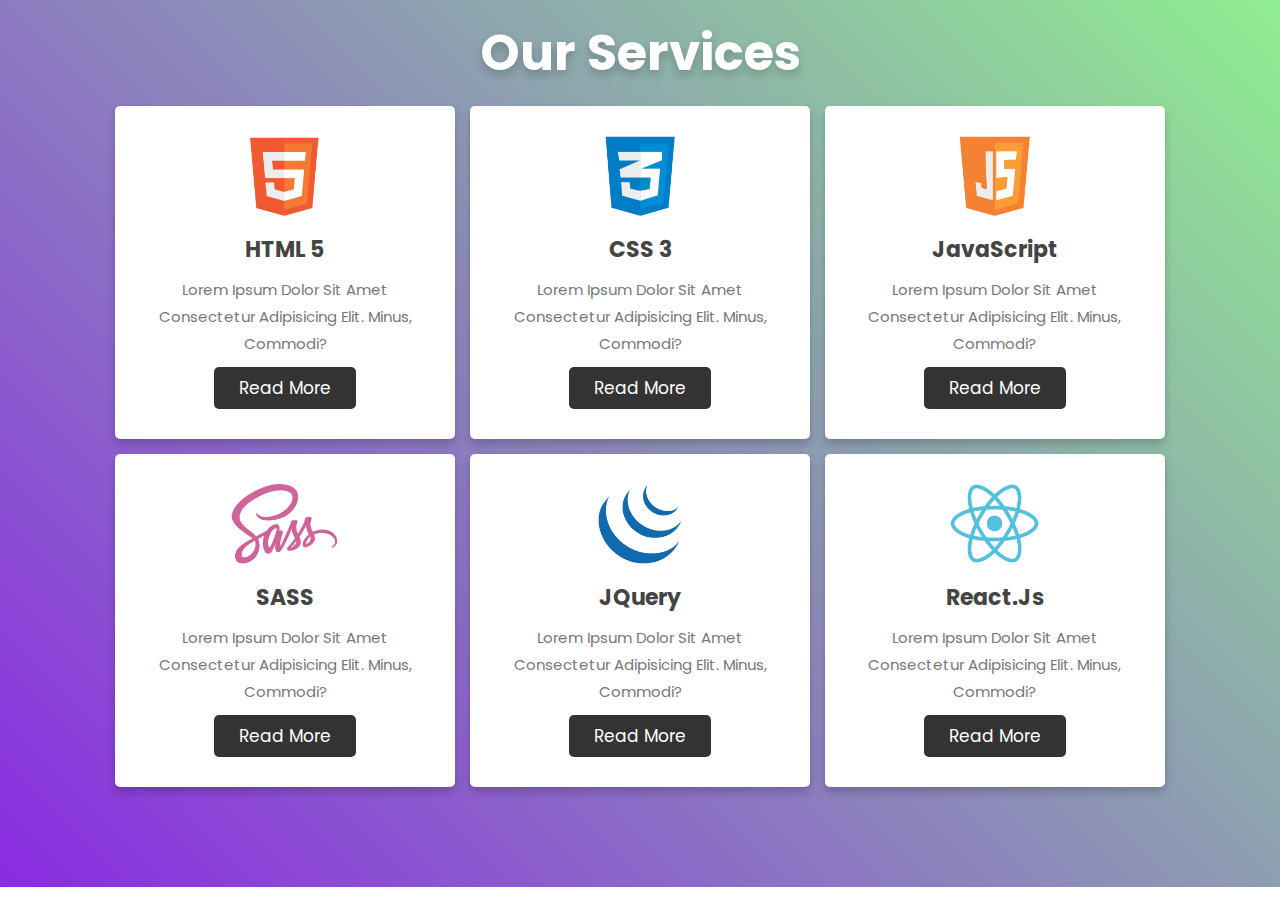
<file: Card Desigin 1/index.html>
<!DOCTYPE html>
<html lang="en">
<head>
    <meta charset="UTF-8">
    <meta http-equiv="X-UA-Compatible" content="IE=edge">
    <meta name="viewport" content="width=device-width, initial-scale=1.0">
    
    <!-- custom css file link  -->
    <link rel="stylesheet" href="css/style.css">
    <title>Card Desigine 1</title>

</head>
<body>
    
<div class="container">

    <h1 class="heading">our services</h1>

    <div class="box-container">

        <div class="box">
            <img src="image/icon-1.png" alt="">
            <h3>HTML 5</h3>
            <p>Lorem ipsum dolor sit amet consectetur adipisicing elit. Minus, commodi?</p>
            <a href="#" class="btn">read more</a>
        </div>

        <div class="box">
            <img src="image/icon-2.png" alt="">
            <h3>CSS 3</h3>
            <p>Lorem ipsum dolor sit amet consectetur adipisicing elit. Minus, commodi?</p>
            <a href="#" class="btn">read more</a>
        </div>

        <div class="box">
            <img src="image/icon-3.png" alt="">
            <h3>JavaScript</h3>
            <p>Lorem ipsum dolor sit amet consectetur adipisicing elit. Minus, commodi?</p>
            <a href="#" class="btn">read more</a>
        </div>

        <div class="box">
            <img src="image/icon-4.png" alt="">
            <h3>SASS</h3>
            <p>Lorem ipsum dolor sit amet consectetur adipisicing elit. Minus, commodi?</p>
            <a href="#" class="btn">read more</a>
        </div>

        <div class="box">
            <img src="image/icon-5.png" alt="">
            <h3>JQuery</h3>
            <p>Lorem ipsum dolor sit amet consectetur adipisicing elit. Minus, commodi?</p>
            <a href="#" class="btn">read more</a>
        </div>

        <div class="box">
            <img src="image/icon-6.png" alt="">
            <h3>React.js</h3>
            <p>Lorem ipsum dolor sit amet consectetur adipisicing elit. Minus, commodi?</p>
            <a href="#" class="btn">read more</a>
        </div>

    </div>

</div>

</body>
</html>
</file>
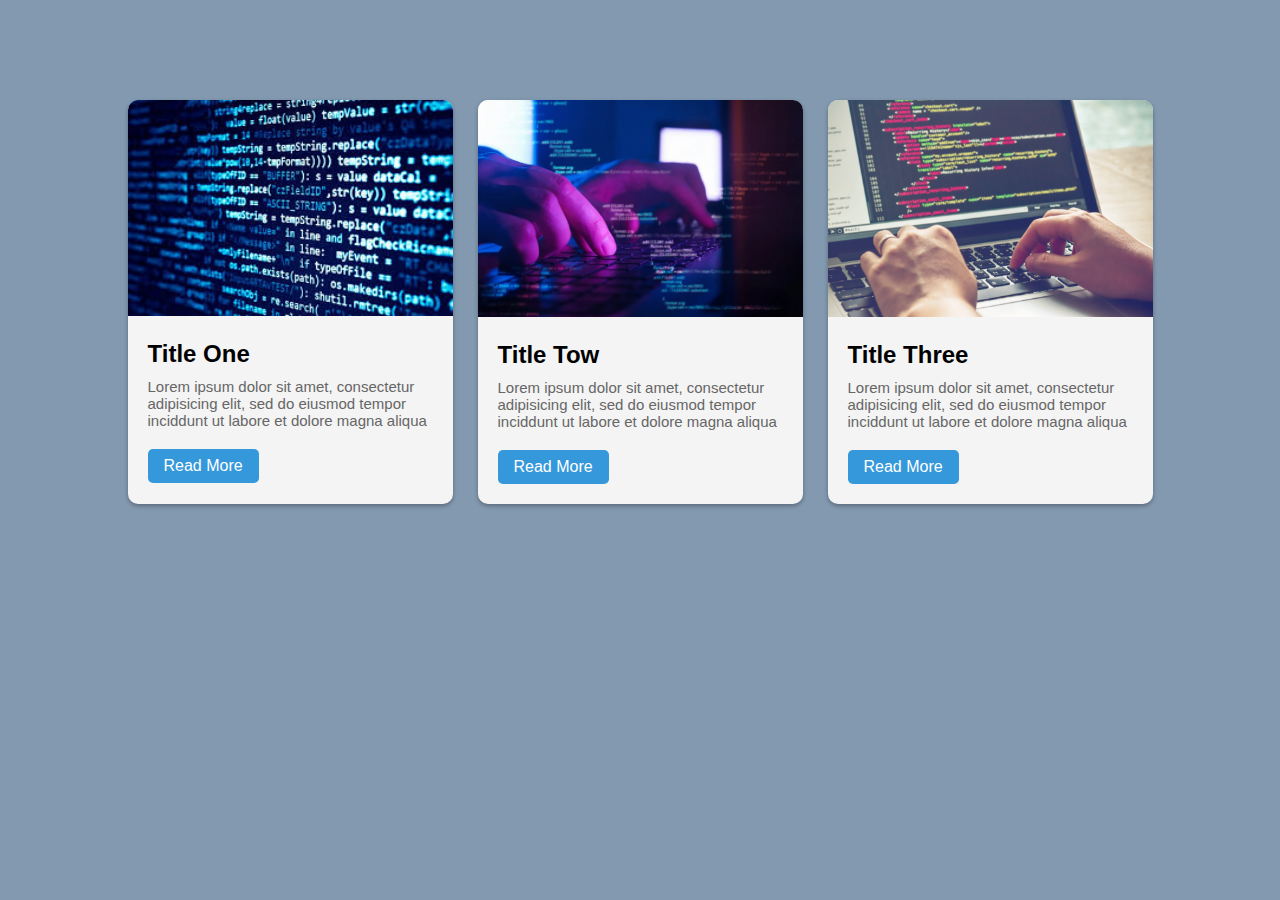
<file: Card Desigin 2/index.html>
<!DOCTYPE html>
<html lang="en">
<head>
    <title>Card Desigine 2</title>
    <meta charset="UTF-8">
    <meta name="viewport" content="width=device-width, initial-scale=1.0">
    <link rel="stylesheet" type="text/css" href="style.css">
</head>
<body>
    
    <div class="card-container">
        <div class="card">
            <img src="Image/icon-1.png">
            <div class="card-content">
                <h1>Title One</h1>
                <p>Lorem ipsum dolor sit amet, consectetur adipisicing elit,
                    sed do eiusmod tempor inciddunt ut labore et dolore magna aliqua
                </p>
                <a href="" class="card-button">Read More</a>
            </div>
        </div>

        <div class="card">
            <img src="Image/icon-2.png">
            <div class="card-content">
                <h1>Title Tow</h1>
                <p>Lorem ipsum dolor sit amet, consectetur adipisicing elit,
                    sed do eiusmod tempor inciddunt ut labore et dolore magna aliqua
                </p>
                <a href="" class="card-button">Read More</a>
            </div>
        </div>

        <div class="card">
            <img src="Image/icon-3.png">
            <div class="card-content">
                <h1>Title Three</h1>
                <p>Lorem ipsum dolor sit amet, consectetur adipisicing elit,
                    sed do eiusmod tempor inciddunt ut labore et dolore magna aliqua
                </p>
                <a href="" class="card-button">Read More</a>
            </div>
        </div>
    </div>

</body>
</html>
</file>
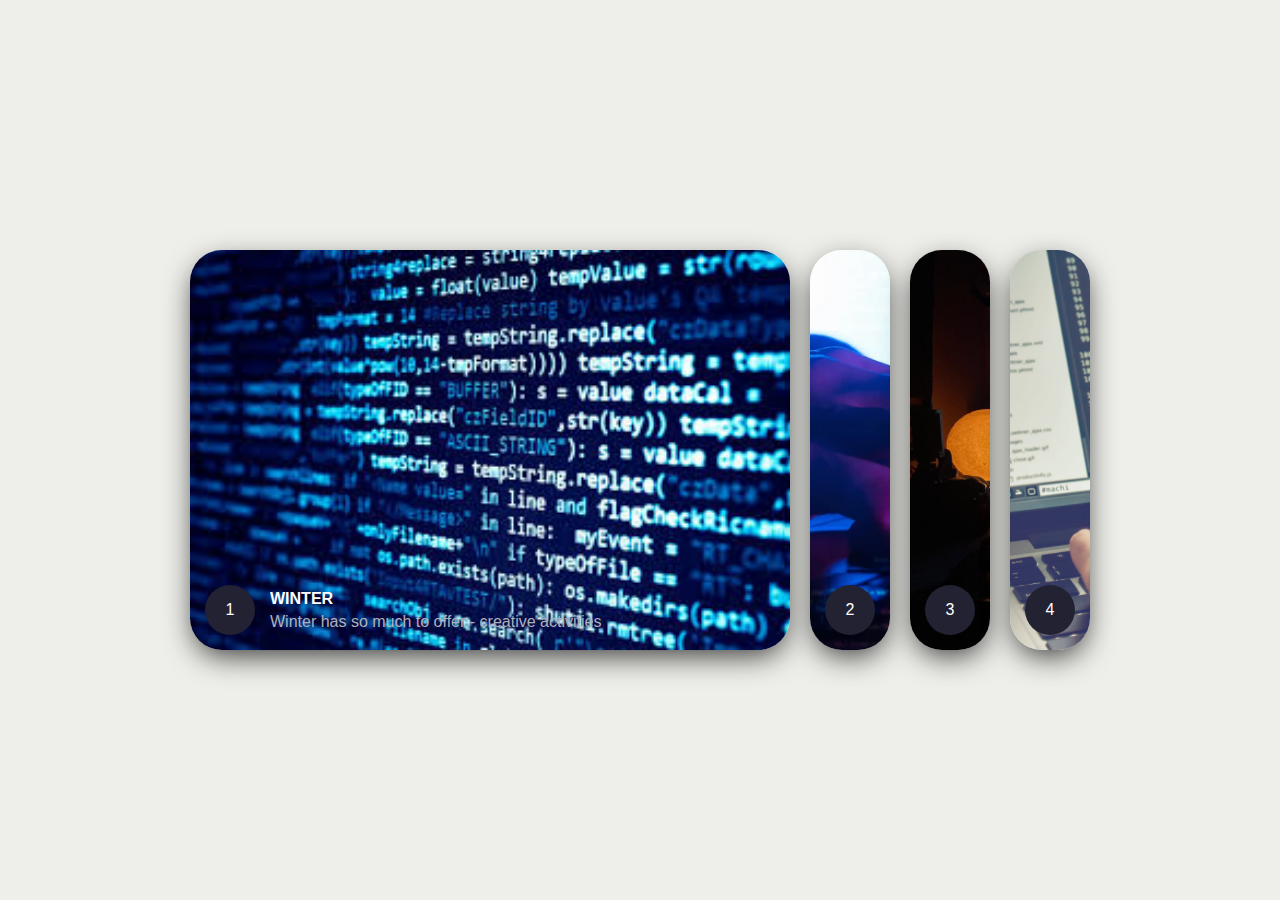
<file: Card Desigin 3/index.html>
<!DOCTYPE html>
<html lang="en">
<head>
    <meta charset="UTF-8">
    <meta name="viewport" content="width=device-width, initial-scale=1.0">
    <link rel="stylesheet" href="style.css">
    <title>Cards Desigine 3</title>
</head>
<body>
    <div class="wrapper">
        <div class="container">
            <input type="radio" name="slide" id="c1" checked>
            <label for="c1" class="card">
                <div class="row">
                    <div class="icon">1</div>
                    <div class="description">
                        <h4>Winter</h4>
                        <p>Winter has so much to offer -
                         creative activities</p>
                    </div>
                </div>
            </label>
            <input type="radio" name="slide" id="c2" >
            <label for="c2" class="card">
                <div class="row">
                    <div class="icon">2</div>
                    <div class="description">
                        <h4>Digital Technology</h4>
                        <p>Gets better every day -
                         stay tuned</p>
                    </div>
                </div>
            </label>
            <input type="radio" name="slide" id="c3" >
            <label for="c3" class="card">
                <div class="row">
                    <div class="icon">3</div>
                    <div class="description">
                        <h4>Globalization</h4>
                        <p>Help people all over the world</p>
                    </div>
                </div>
            </label>
            <input type="radio" name="slide" id="c4" >
            <label for="c4" class="card">
                <div class="row">
                    <div class="icon">4</div>
                    <div class="description">
                        <h4>New technologies</h4>
                        <p>Space engineering becomes
                         more and more advanced</p>
                    </div>
                </div>
            </label>
        </div>
    </div>
</body>
</html>
</file>
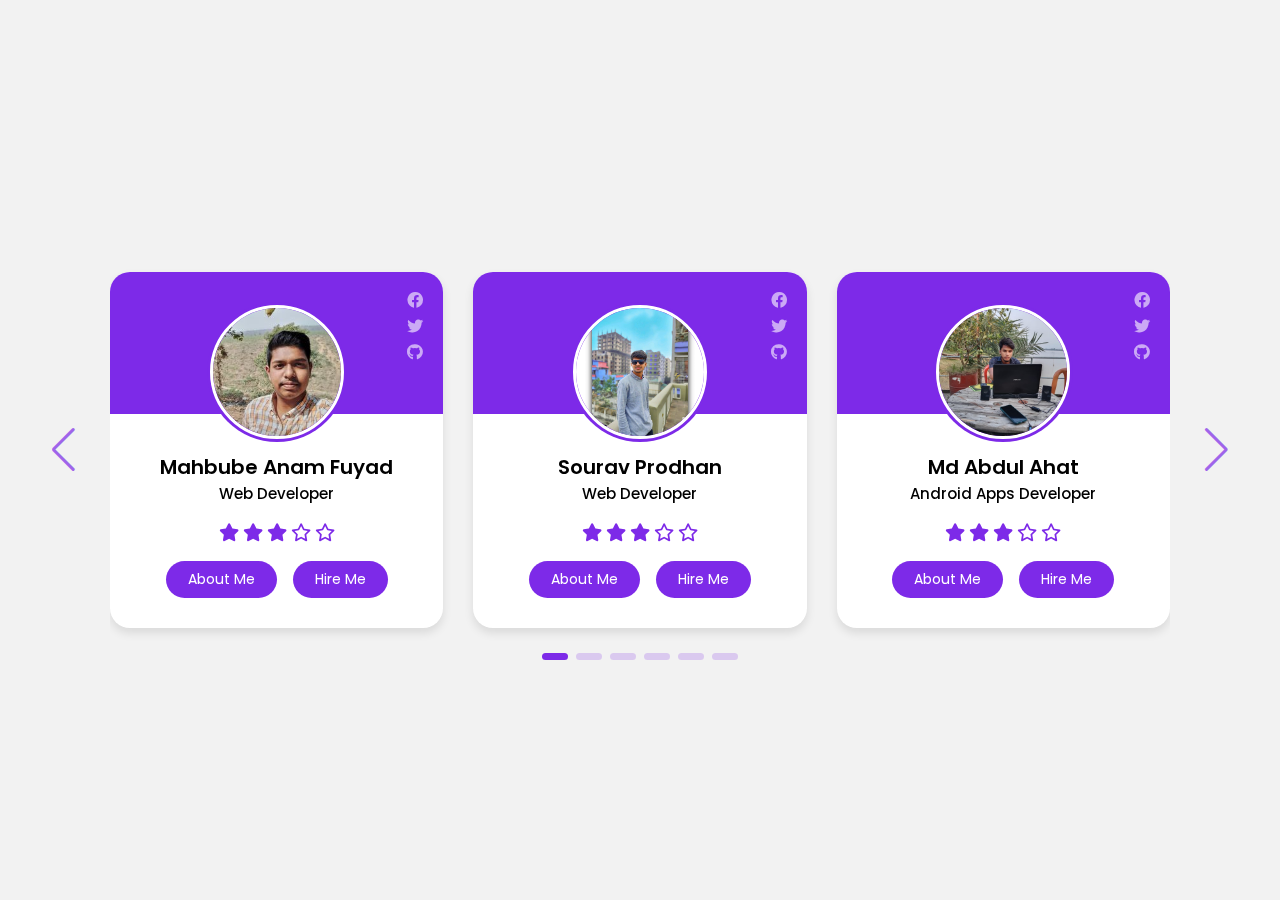
<file: Card Desigin 4/index.html>
<!DOCTYPE html>
<html lang="en">
  <head>
    <meta charset="UTF-8" />
    <meta name="viewport" content="width=device-width, initial-scale=1.0" />
    <title>Cards Desigin 4</title>
    <!-- ===== Link Swiper's CSS ===== -->
    <link rel="stylesheet" href="https://unpkg.com/swiper/swiper-bundle.min.css" />
    <!-- ===== Fontawesome CDN Link ===== -->
    <link rel="stylesheet" href="https://cdnjs.cloudflare.com/ajax/libs/font-awesome/6.0.0-beta3/css/all.min.css" />
    <!-- ===== CSS ===== -->
    <link rel="stylesheet" href="style.css" />
  </head>
  <body>
    <section>
      <!-- Swiper container -->
      <div class="swiper mySwiper container">
        <div class="swiper-wrapper content">
          
          <!-- Swiper slide item 1 -->
          <div class="swiper-slide card">
            <div class="card-content">
              <!-- Profile image -->
              <div class="image">
                <img src="images/profile1.jpg" alt="Profile Image 1" />
              </div>
    
              <!-- Social media icons -->
              <div class="media-icons">
                <i class="fab fa-facebook"></i>
                <i class="fab fa-twitter"></i>
                <i class="fab fa-github"></i>
              </div>
    
              <!-- Name and profession -->
              <div class="name-profession">
                <span class="name">Mahbube Anam Fuyad</span>
                <span class="profession">Web Developer</span>
              </div>
    
              <!-- Rating -->
              <div class="rating">
                <i class="fas fa-star"></i>
                <i class="fas fa-star"></i>
                <i class="fas fa-star"></i>
                <i class="far fa-star"></i>
                <i class="far fa-star"></i>
              </div>
    
              <!-- Buttons -->
              <div class="button">
                <button class="aboutMe">About Me</button>
                <button class="hireMe">Hire Me</button>
              </div>
            </div>
          </div>
    
          <!-- Swiper slide item 2 -->
          <div class="swiper-slide card">
            <div class="card-content">
              <!-- Profile image -->
              <div class="image">
                <img src="images/profile2.jpg" alt="Profile Image 2" />
              </div>
    
              <!-- Social media icons -->
              <div class="media-icons">
                <i class="fab fa-facebook"></i>
                <i class="fab fa-twitter"></i>
                <i class="fab fa-github"></i>
              </div>
    
              <!-- Name and profession -->
              <div class="name-profession">
                <span class="name">Sourav Prodhan</span>
                <span class="profession">Web Developer</span>
              </div>
    
              <!-- Rating -->
              <div class="rating">
                <i class="fas fa-star"></i>
                <i class="fas fa-star"></i>
                <i class="fas fa-star"></i>
                <i class="far fa-star"></i>
                <i class="far fa-star"></i>
              </div>
    
              <!-- Buttons -->
              <div class="button">
                <button class="aboutMe">About Me</button>
                <button class="hireMe">Hire Me</button>
              </div>
            </div>
          </div>
    
          <!-- Swiper slide item 3 -->
          <div class="swiper-slide card">
            <div class="card-content">
              <!-- Profile image -->
              <div class="image">
                <img src="images/profile3.jpg" alt="Profile Image 3" />
              </div>
    
              <!-- Social media icons -->
              <div class="media-icons">
                <i class="fab fa-facebook"></i>
                <i class="fab fa-twitter"></i>
                <i class="fab fa-github"></i>
              </div>
    
              <!-- Name and profession -->
              <div class="name-profession">
                <span class="name">Md Abdul Ahat</span>
                <span class="profession">Android Apps Developer</span>
              </div>
    
              <!-- Rating -->
              <div class="rating">
                <i class="fas fa-star"></i>
                <i class="fas fa-star"></i>
                <i class="fas fa-star"></i>
                <i class="far fa-star"></i>
                <i class="far fa-star"></i>
              </div>
    
              <!-- Buttons -->
              <div class="button">
                <button class="aboutMe">About Me</button>
                <button class="hireMe">Hire Me</button>
              </div>
            </div>
          </div>
    
          <!-- Swiper slide item 4 -->
          <div class="swiper-slide card">
            <div class="card-content">
              <!-- Profile image -->
              <div class="image">
                <img src="images/profile4.jpg" alt="Profile Image 4" />
              </div>
    
              <!-- Social media icons -->
              <div class="media-icons">
                <i class="fab fa-facebook"></i>
                <i class="fab fa-twitter"></i>
                <i class="fab fa-github"></i>
              </div>
    
              <!-- Name and profession -->
              <div class="name-profession">
                <span class="name">Jas Min</span>
                <span class="profession">Web Developer</span>
              </div>
    
              <!-- Rating -->
              <div class="rating">
                <i class="fas fa-star"></i>
                <i class="fas fa-star"></i>
                <i class="fas fa-star"></i>
                <i class="far fa-star"></i>
                <i class="far fa-star"></i>
              </div>
    
              <!-- Buttons -->
              <div class="button">
                <button class="aboutMe">About Me</button>
                <button class="hireMe">Hire Me</button>
              </div>
            </div>
          </div>
    
          <!-- Swiper slide item 5 -->
          <div class="swiper-slide card">
            <div class="card-content">
              <!-- Profile image -->
              <div class="image">
                <img src="images/profile5.jpg" alt="Profile Image 5" />
              </div>
    
              <!-- Social media icons -->
              <div class="media-icons">
                <i class="fab fa-facebook"></i>
                <i class="fab fa-twitter"></i>
                <i class="fab fa-github"></i>
              </div>
    
              <!-- Name and profession -->
              <div class="name-profession">
                <span class="name">Mahbube Anam Fuyad</span>
                <span class="profession">Web Developer</span>
              </div>
    
              <!-- Rating -->
              <div class="rating">
                <i class="fas fa-star"></i>
                <i class="fas fa-star"></i>
                <i class="fas fa-star"></i>
                <i class="far fa-star"></i>
                <i class="far fa-star"></i>
              </div>
    
              <!-- Buttons -->
              <div class="button">
                <button class="aboutMe">About Me</button>
                <button class="hireMe">Hire Me</button>
              </div>
            </div>
          </div>
    
          <!-- Swiper slide item 6 -->
          <div class="swiper-slide card">
            <div class="card-content">
              <!-- Profile image -->
              <div class="image">
                <img src="images/profile6.jpg" alt="Profile Image 6" />
              </div>
    
              <!-- Social media icons -->
              <div class="media-icons">
                <i class="fab fa-facebook"></i>
                <i class="fab fa-twitter"></i>
                <i class="fab fa-github"></i>
              </div>
    
              <!-- Name and profession -->
              <div class="name-profession">
                <span class="name">Md Abdul Ahat</span>
                <span class="profession">Android Apps Developer</span>
              </div>
    
              <!-- Rating -->
              <div class="rating">
                <i class="fas fa-star"></i>
                <i class="fas fa-star"></i>
                <i class="fas fa-star"></i>
                <i class="far fa-star"></i>
                <i class="far fa-star"></i>
              </div>
    
              <!-- Buttons -->
              <div class="button">
                <button class="aboutMe">About Me</button>
                <button class="hireMe">Hire Me</button>
              </div>
            </div>
          </div>
          
        </div>
      </div>
    
      <!-- Swiper navigation buttons -->
      <div class="swiper-button-next"></div>
      <div class="swiper-button-prev"></div>
      <div class="swiper-pagination"></div>
    </section>
    

    <!-- Swiper JS -->
    <script src="https://unpkg.com/swiper/swiper-bundle.min.js"></script>

    <!-- Initialize Swiper -->
    <script>
      var swiper = new Swiper(".mySwiper", {
        spaceBetween: 30,
        grabCursor: true,
        loop: true,

        // Pagination
        pagination: {
          el: ".swiper-pagination",
          clickable: true,
        },

        // Next and previous navigation
        navigation: {
          nextEl: ".swiper-button-next",
          prevEl: ".swiper-button-prev",
        },

        // Responsive breakpoints
        breakpoints: {
          0: {
            slidesPerView: 1
          },
          768: {
            slidesPerView: 2
          },
          1024: {
            slidesPerView: 3
          }
        }
      });
    </script>
  </body>
</html>
</file>
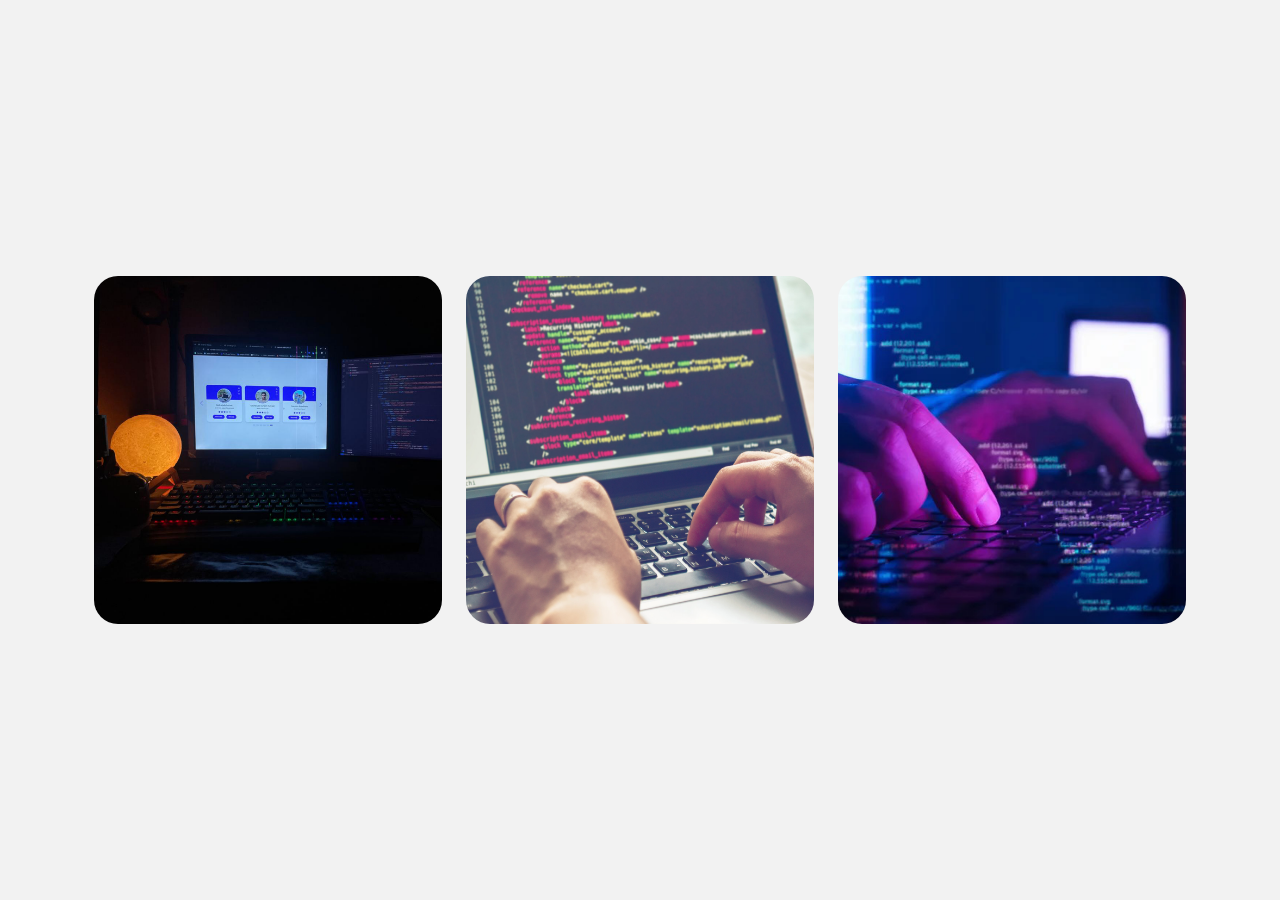
<file: Card Desigine 5/index.html>
<!DOCTYPE html>
   <html lang="en">
   <head>
      <meta charset="UTF-8">
      <meta name="viewport" content="width=device-width, initial-scale=1.0">

      <!--=============== CSS ===============-->
      <link rel="stylesheet" href="assets/css/styles.css">

      <title>Card Desigine 5</title>
   </head>
   <body>
      <div class="container">
         <div class="card__container">
            <article class="card__article">
               <img src="assets/img/icon-1.png" alt="image" class="card__img">

               <div class="card__data">
                  <span class="card__description">Programing is a not hard work</span>
                  <h2 class="card__title">Start your journy</h2>
                  <a href="#" class="card__button">Read More</a>
               </div>
            </article>

            <article class="card__article">
               <img src="assets/img/icon-2.png" alt="image" class="card__img">

               <div class="card__data">
                  <span class="card__description">Programing is a not hard work</span>
                  <h2 class="card__title">Start your journy</h2>
                  <a href="#" class="card__button">Read More</a>
               </div>
            </article>

            <article class="card__article">
               <img src="assets/img/icon-3.png" alt="image" class="card__img">

               <div class="card__data">
                  <span class="card__description">Programing is a not hard work</span>
                  <h2 class="card__title">Start your journy</h2>
                  <a href="#" class="card__button">Read More</a>
               </div>
            </article>
         </div>
      </div>
   </body>
</html>
</file>
<file: Card Desigin 1/css/style.css>
@import url('https://fonts.googleapis.com/css2?family=Poppins:wght@100;200;300;400;500;600;700&display=swap');

*{
    font-family: 'Poppins', sans-serif;
    margin:0; padding:0;
    box-sizing: border-box;
    outline: none; border:none;
    text-decoration: none;
    text-transform: capitalize;
    transition: .2s linear;
}

.container{
    background:linear-gradient(45deg, blueviolet, lightgreen);
    padding:15px 9%;
    padding-bottom: 100px;
}

.container .heading{
    text-align: center;
    padding-bottom: 15px;
    color:#fff;
    text-shadow: 0 5px 10px rgba(0,0,0,.2);
    font-size: 50px;
}

.container .box-container{
    display: grid;
    grid-template-columns: repeat(auto-fit, minmax(270px, 1fr));
    gap:15px;
}

.container .box-container .box{
    box-shadow: 0 5px 10px rgba(0,0,0,.2);
    border-radius: 5px;
    background: #fff;
    text-align: center;
    padding:30px 20px;
}

.container .box-container .box img{
    height: 80px;
}

.container .box-container .box h3{
    color:#444;
    font-size: 22px;
    padding:10px 0;
}

.container .box-container .box p{
    color:#777;
    font-size: 15px;
    line-height: 1.8;
}

.container .box-container .box .btn{
    margin-top: 10px;
    display: inline-block;
    background:#333;
    color:#fff;
    font-size: 17px;
    border-radius: 5px;
    padding: 8px 25px;
}

.container .box-container .box .btn:hover{
    letter-spacing: 1px;
}

.container .box-container .box:hover{
    box-shadow: 0 10px 15px rgba(0,0,0,.3);
    transform: scale(1.03);
}

@media (max-width:768px){
    .container{
        padding:20px;
    }
}
</file>
<file: Card Desigin 2/style.css>
*{
    margin:0px;
    padding:0px;
    box-sizing: border-box;
    font-family: sans-serif;
}
body{
    background: #8299b0;
}
.card-container{
    display: flex;
    justify-content: center;
    flex-wrap: wrap;
    gap: 25px;
    margin-top: 100px;
}
.card{
    width: 325px;
    background-color: #f4f4f4;
    border-radius: 10px;
    box-shadow: 0px 2px 4px rgba(0, 0, 0, 0.3);
    overflow: hidden;
    transition: transform 0.6s ease;
}
.card:hover{
    transform: translateY(-20px);
    background-color: #d2ecb9;
}
.card img{
    width: 100%;
    height: auto;
    object-fit: cover;
}
.card-content{
    padding: 20px;  
}
.card-content h1{
    font-size: 24px;
    margin-bottom: 10px;
}
.card-content p{
    font-size: 15px;
    color: #666;
    margin-bottom: 20px;
}
.card-button{
    display: inline-block;
    background-color: #3498db;
    color: #fff;
    text-decoration: none;
    border-radius: 5px;
    padding: 8px 16px;
}
.card-button:hover{
    letter-spacing: 1px;
}
</file>
<file: Card Desigin 3/style.css>
* {
    box-sizing: border-box;
    margin: 0;
    padding: 0;
    font-family: Arial, Helvetica, sans-serif;
}

body {
    background-color: #eeeeea;
}

.wrapper {
    width: 100%;
    height: 100vh;
    display: flex;
    align-items: center;
    justify-content: center;
}

.container {
    height: 400px;
    display: flex;
    flex-wrap: nowrap;
    justify-content: start;
}

.card {
    width: 80px;
    border-radius: .75rem;
    background-size: cover;
    cursor: pointer;
    overflow: hidden;
    border-radius: 2rem;
    margin: 0 10px;
    display: flex;
    align-items: flex-end;
    transition: .6s cubic-bezier(.28,-0.03,0,.99);
    box-shadow: 0px 10px 30px -5px rgba(0,0,0,0.8);
}

.card > .row {
    color: white;
    display: flex;
    flex-wrap: nowrap;
}

.card > .row > .icon {
    background: #223;
    color: white;
    border-radius: 50%;
    width: 50px;
    display: flex;
    justify-content: center;
    align-items: center;
    margin: 15px;
}

.card > .row > .description {
    display: flex;
    justify-content: center;
    flex-direction: column;
    overflow: hidden;
    height: 80px;
    width: 520px;
    opacity: 0;
    transform: translateY(30px);
    transition-delay: .3s;
    transition: all .3s ease;
}

.description p {
    color: #b0b0ba;
    padding-top: 5px;
}

.description h4 {
    text-transform: uppercase;
}

input {
    display: none;
}

input:checked + label {
    width: 600px;
}

input:checked + label .description {
    opacity: 1 !important;
    transform: translateY(0) !important;
}

.card[for="c1"] {
    background-image: url('Image/icon-1.png');
}
.card[for="c2"] {
    background-image: url('Image/icon-2.png');
}
.card[for="c3"] {
    background-image: url('Image/icon-1.jpg');
}
.card[for="c4"] {
    background-image: url('Image/icon-3.png');
}
</file>
<file: Card Desigin 4/style.css>
/* === Google Font Import - Poppins === */
@import url('https://fonts.googleapis.com/css2?family=Poppins:wght@300;400;500;600;700&display=swap');

* {
  margin: 0;
  padding: 0;
  box-sizing: border-box;
  font-family: 'Poppins', sans-serif;
}

body {
  height: 100vh;
  display: flex;
  align-items: center;
  justify-content: center;
  background: #f2f2f2;
}

section {
  position: relative;
  height: 450px;
  padding: 15px;
  padding: 0 70px;
  max-width: 1200px;
  width: 100%;
  display: flex;
  align-items: center;
}

.card {
  position: relative;
  background: #fff;
  border-radius: 20px;
  margin: 20px 0;
  box-shadow: 0 5px 10px rgba(0, 0, 0, 0.1);
}

.card::before {
  content: "";
  position: absolute;
  height: 40%;
  width: 100%;
  background: #7d2ae8;
  border-radius: 20px 20px 0 0;
}

.card .card-content {
  display: flex;
  flex-direction: column;
  align-items: center;
  padding: 30px;
  position: relative;
  z-index: 100;
}

section .card .image {
  height: 140px;
  width: 140px;
  border-radius: 50%;
  padding: 3px;
  background: #7d2ae8;
}

section .card .image img {
  height: 100%;
  width: 100%;
  object-fit: cover;
  border-radius: 50%;
  border: 3px solid #fff;
}

.card .media-icons {
  position: absolute;
  top: 10px;
  right: 20px;
  display: flex;
  flex-direction: column;
  align-items: center;
}

.card .media-icons i {
  color: #fff;
  opacity: 0.6;
  margin-top: 10px;
  transition: all 0.3s ease;
  cursor: pointer;
}

.card .media-icons i:hover {
  opacity: 1;
}

.card .name-profession {
  display: flex;
  flex-direction: column;
  align-items: center;
  margin-top: 10px;
}

.name-profession .name {
  font-size: 20px;
  font-weight: 600;
}

.name-profession .profession {
  font-size: 15px;
  font-weight: 500;
}

.card .rating {
  display: flex;
  align-items: center;
  margin-top: 18px;
}

.card .rating i {
  font-size: 18px;
  margin: 0 2px;
  color: #7d2ae8;
}

.card .button {
  width: 100%;
  display: flex;
  gap: 16px;
  justify-content: center;
  margin-top: 20px;
}

.card .button button {
  background: #7d2ae8;
  outline: none;
  border: none;
  color: #fff;
  padding: 8px 22px;
  border-radius: 20px;
  font-size: 14px;
  transition: all 0.3s ease;
  cursor: pointer;
}

.button button:hover {
  background: #6616d0;
}

.swiper-pagination {
  position: absolute;
}

.swiper-pagination-bullet {
  height: 7px;
  width: 26px;
  border-radius: 25px;
  background: #7d2ae8;
}

.swiper-button-next,
.swiper-button-prev {
  opacity: 0.7;
  color: #7d2ae8;
  transition: all 0.3s ease;
}

.swiper-button-next:hover,
.swiper-button-prev:hover {
  opacity: 1;
  color: #7d2ae8;
}

/* Responsive media query code for small screens */
@media (max-width: 768px) {
  section {
    padding: 15px;
  }

  .swiper-button-next,
  .swiper-button-prev {
    display: none;
  }
}
</file>
<file: Card Desigine 5/assets/css/styles.css>
/*=============== GOOGLE FONTS ===============*/
@import url("https://fonts.googleapis.com/css2?family=Poppins:wght@400;500&display=swap");

/*=============== VARIABLES CSS ===============*/
:root {
  /*========== Colors ==========*/
  /*Color mode HSL(hue, saturation, lightness)*/
  --first-color: hsl(82, 60%, 28%);
  --title-color: hsl(0, 0%, 15%);
  --text-color: hsl(0, 0%, 35%);
  --body-color: hsl(0, 0%, 95%);
  --container-color: hsl(0, 0%, 100%);

  /*========== Font and typography ==========*/
  /*.5rem = 8px | 1rem = 16px ...*/
  --body-font: "Poppins", sans-serif;
  --h2-font-size: 1.25rem;
  --small-font-size: .813rem;
}

/*========== Responsive typography ==========*/
@media screen and (min-width: 1120px) {
  :root {
    --h2-font-size: 1.5rem;
    --small-font-size: .875rem;
  }
}

/*=============== BASE ===============*/
* {
  box-sizing: border-box;
  padding: 0;
  margin: 0;
}

body {
  font-family: var(--body-font);
  background-color: var(--body-color);
  color: var(--text-color);
}

img {
  display: block;
  max-width: 100%;
  height: auto;
}

/*=============== CARD ===============*/
.container {
  display: grid;
  place-items: center;
  margin-inline: 1.5rem;
  padding-block: 5rem;
}

.card__container {
  display: grid;
  row-gap: 3.5rem;
}

.card__article {
  position: relative;
  overflow: hidden;
}

.card__img {
  width: 328px;
  border-radius: 1.5rem;
}

.card__data {
  width: 280px;
  background-color: var(--container-color);
  padding: 1.5rem 2rem;
  box-shadow: 0 8px 24px hsla(0, 0%, 0%, .15);
  border-radius: 1rem;
  position: absolute;
  bottom: -9rem;
  left: 0;
  right: 0;
  margin-inline: auto;
  opacity: 0;
  transition: opacity 1s 1s;
}

.card__description {
  display: block;
  font-size: var(--small-font-size);
  margin-bottom: .25rem;
}

.card__title {
  font-size: var(--h2-font-size);
  font-weight: 500;
  color: var(--title-color);
  margin-bottom: .75rem;
}

.card__button {
  text-decoration: none;
  font-size: var(--small-font-size);
  font-weight: 500;
  color: var(--first-color);
}

.card__button:hover {
  text-decoration: underline;
}

/* Naming animations in hover */
.card__article:hover .card__data {
  animation: show-data 1s forwards;
  opacity: 1;
  transition: opacity .3s;
}

.card__article:hover {
  animation: remove-overflow 2s forwards;
}

.card__article:not(:hover) {
  animation: show-overflow 2s forwards;
}

.card__article:not(:hover) .card__data {
  animation: remove-data 1s forwards;
}

/* Card animation */
@keyframes show-data {
  50% {
    transform: translateY(-10rem);
  }
  100% {
    transform: translateY(-7rem);
  }
}

@keyframes remove-overflow {
  to {
    overflow: initial;
  }
}

@keyframes remove-data {
  0% {
    transform: translateY(-7rem);
  }
  50% {
    transform: translateY(-10rem);
  }
  100% {
    transform: translateY(.5rem);
  }
}

@keyframes show-overflow {
  0% {
    overflow: initial;
    pointer-events: none;
  }
  50% {
    overflow: hidden;
  }
}

/*=============== BREAKPOINTS ===============*/
/* For small devices */
@media screen and (max-width: 340px) {
  .container {
    margin-inline: 1rem;
  }

  .card__data {
    width: 250px;
    padding: 1rem;
  }
}

/* For medium devices */
@media screen and (min-width: 768px) {
  .card__container {
    grid-template-columns: repeat(2, 1fr);
    column-gap: 1.5rem;
  }
}

/* For large devices */
@media screen and (min-width: 1120px) {
  .container {
    height: 100vh;
  }

  .card__container {
    grid-template-columns: repeat(3, 1fr);
  }
  .card__img {
    width: 348px;
  }
  .card__data {
    width: 316px;
    padding-inline: 2.5rem;
  }
}
</file>
